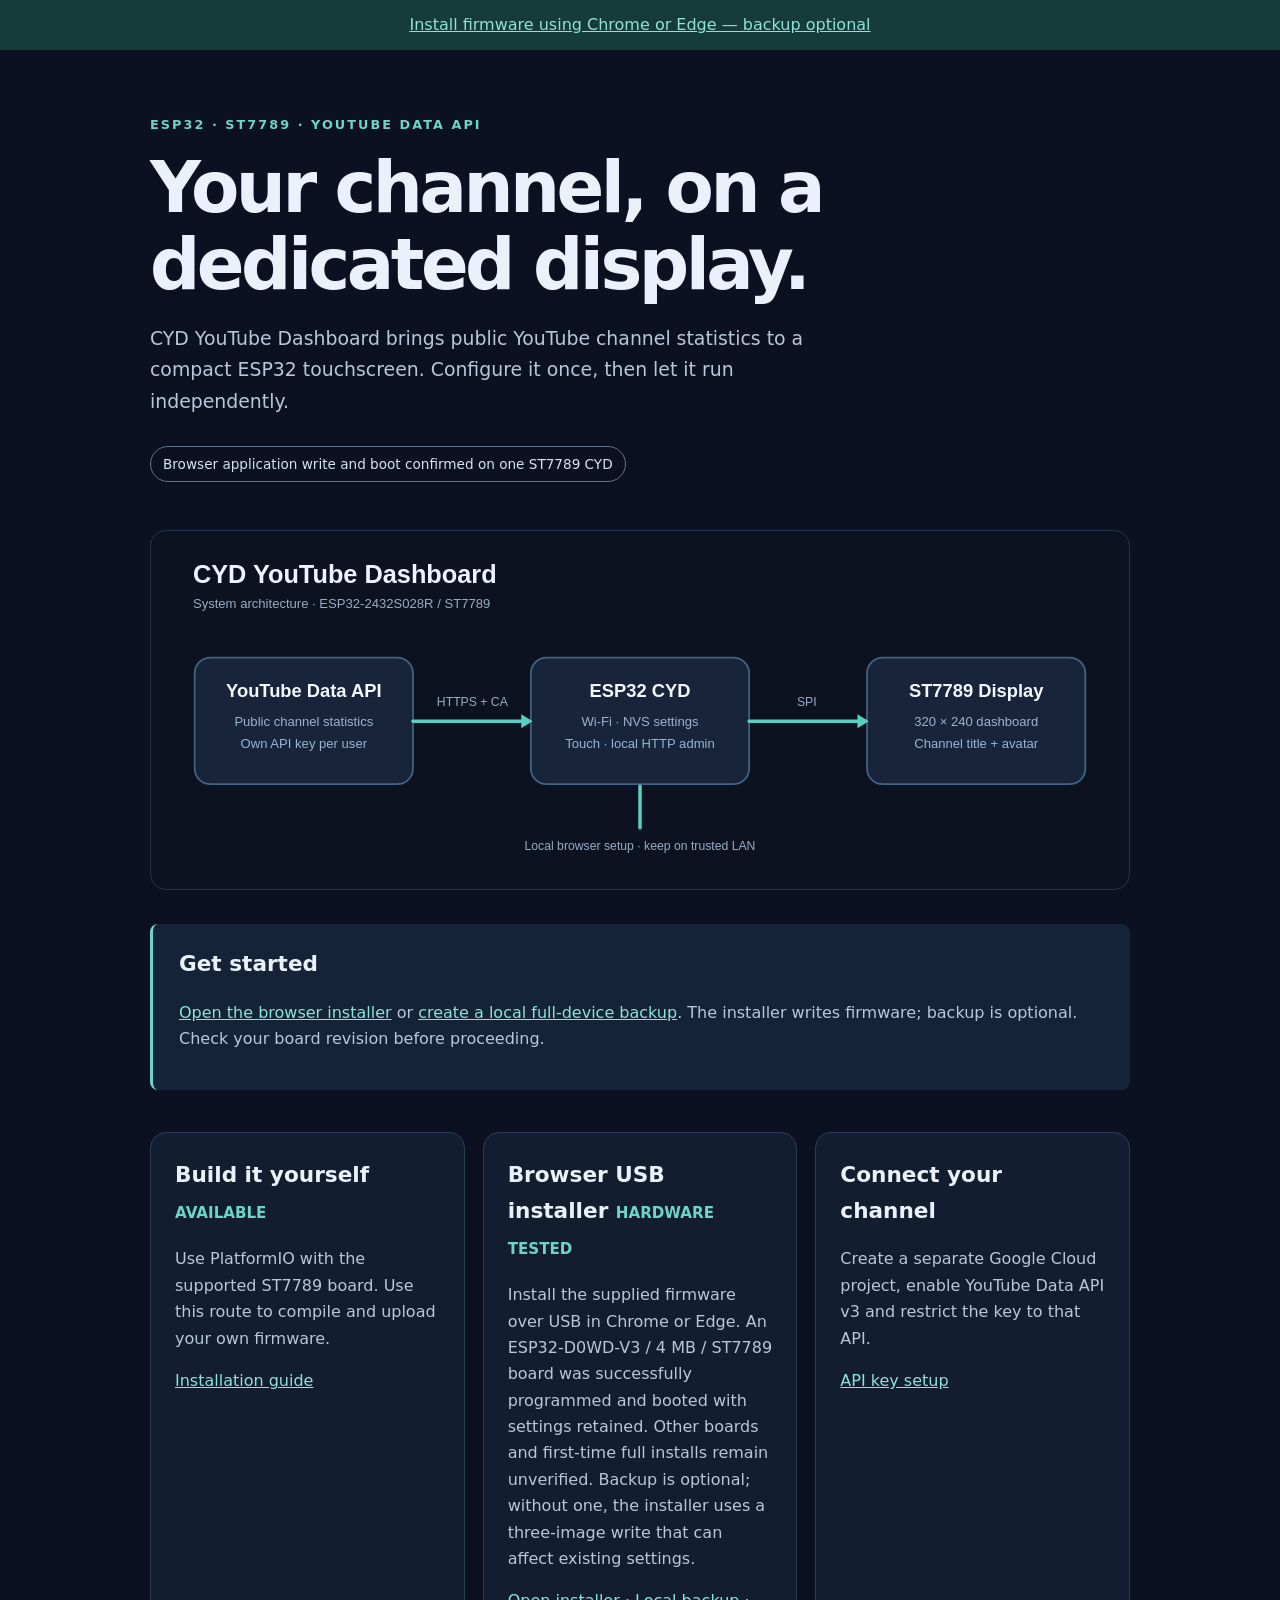
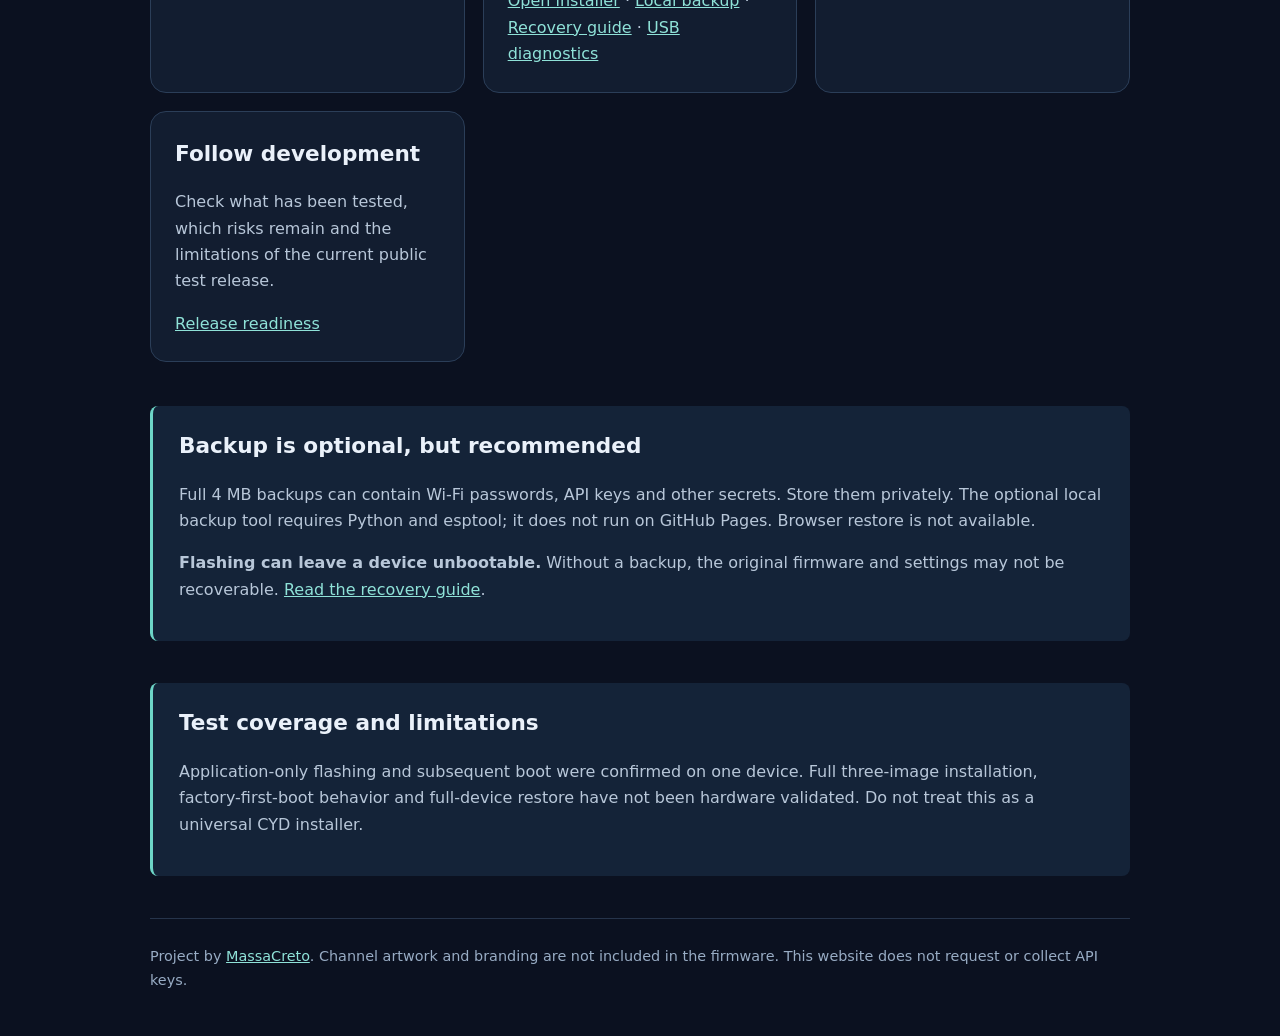
<file: installer-web/index.html>
<!doctype html>
<html lang="en">
<head>
  <meta charset="utf-8">
  <meta name="viewport" content="width=device-width, initial-scale=1">
  <meta name="referrer" content="no-referrer">
  <meta http-equiv="Content-Security-Policy" content="default-src 'none'; style-src 'unsafe-inline'; img-src 'self'; base-uri 'none'; form-action 'none'">
  <meta name="description" content="Documentation and installation status for the CYD YouTube Dashboard firmware.">
  <title>CYD YouTube Dashboard — ESP32 channel statistics display</title>
  <style>
    :root { color-scheme: dark; font-family: system-ui, -apple-system, Segoe UI, sans-serif; }
    * { box-sizing: border-box; }
    body { margin: 0; color: #eaf1fa; background: #0b1120; line-height: 1.65; }
    a { color: #8fe2d8; }
    a:hover { color: #c4fff5; }
    .wrap { width: min(100% - 40px, 980px); margin: 0 auto; }
    header { padding: 64px 0 28px; }
    .eyebrow { color: #6dd5c7; font-size: .8rem; font-weight: 750; letter-spacing: .16em; text-transform: uppercase; }
    h1 { max-width: 780px; margin: 14px 0 16px; font-size: clamp(2.4rem, 6vw, 4.4rem); letter-spacing: -.05em; line-height: 1.1; }
    h2 { margin-top: 0; font-size: 1.35rem; }
    p { color: #b8c7d9; }
    .lead { max-width: 700px; font-size: 1.18rem; }
    .status { display: inline-block; margin-top: 10px; padding: 6px 12px; border: 1px solid #64748b; border-radius: 999px; color: #d7e3f0; font-size: .85rem; }
    .diagram { display: block; width: 100%; margin: 20px 0 34px; border-radius: 16px; border: 1px solid #24344e; }
    .grid { display: grid; grid-template-columns: repeat(auto-fit, minmax(270px, 1fr)); gap: 18px; margin-bottom: 44px; }
    .card { padding: 24px; border: 1px solid #2b3e58; border-radius: 16px; background: #121d30; }
    .card p:last-child { margin-bottom: 0; }
    .notice { padding: 22px 26px; border-left: 3px solid #6dd5c7; background: #142338; border-radius: 8px; margin-bottom: 42px; }
    footer { padding: 26px 0 44px; border-top: 1px solid #26344b; font-size: .9rem; color: #98acc4; }
  </style>
</head>
<body><div style="padding:12px;text-align:center;background:#163c39"><a href="./install/">Install firmware using Chrome or Edge — backup optional</a></div>
  <main class="wrap">
    <header>
      <div class="eyebrow">ESP32 · ST7789 · YouTube Data API</div>
      <h1>Your channel, on a dedicated display.</h1>
      <p class="lead">CYD YouTube Dashboard brings public YouTube channel statistics to a compact ESP32 touchscreen. Configure it once, then let it run independently.</p>
      <span class="status">Browser application write and boot confirmed on one ST7789 CYD</span>
    </header>
    <img class="diagram" src="architecture.svg" alt="System architecture: YouTube Data API communicates with an ESP32 CYD, which drives the display and provides local browser settings">
    <section class="notice"><h2>Get started</h2><p><a href="install/">Open the browser installer</a> or <a href="local-backup/">create a local full-device backup</a>. The installer writes firmware; backup is optional. Check your board revision before proceeding.</p></section>
    <div class="grid">
      <section class="card">
        <h2>Build it yourself <small style="font-size:.7em;color:#6dd5c7">AVAILABLE</small></h2>
        <p>Use PlatformIO with the supported ST7789 board. Use this route to compile and upload your own firmware.</p>
        <p><a href="https://github.com/massa-creto/cyd-youtube-dashboard/blob/main/docs/USER_GUIDE.md">Installation guide</a></p>
      </section>
      <section class="card">
        <h2>Browser USB installer <small style="font-size:.7em;color:#6dd5c7">HARDWARE TESTED</small></h2>
        <p>Install the supplied firmware over USB in Chrome or Edge. An ESP32-D0WD-V3 / 4 MB / ST7789 board was successfully programmed and booted with settings retained. Other boards and first-time full installs remain unverified. Backup is optional; without one, the installer uses a three-image write that can affect existing settings.</p>
        <p><a href="install/">Open installer</a> · <a href="local-backup/">Local backup</a> · <a href="recovery/">Recovery guide</a> · <a href="diagnostics/">USB diagnostics</a></p>
      </section>
      <section class="card">
        <h2>Connect your channel</h2>
        <p>Create a separate Google Cloud project, enable YouTube Data API v3 and restrict the key to that API.</p>
        <p><a href="https://github.com/massa-creto/cyd-youtube-dashboard/blob/main/docs/GOOGLE_YOUTUBE_API_SETUP.md">API key setup</a></p>
      </section>
      <section class="card">
        <h2>Follow development</h2>
        <p>Check what has been tested, which risks remain and the limitations of the current public test release.</p>
        <p><a href="https://github.com/massa-creto/cyd-youtube-dashboard/blob/main/docs/PUBLIC_RELEASE_STATUS.md">Release readiness</a></p>
      </section>
    </div>
    <section class="notice" role="note">
      <h2>Backup is optional, but recommended</h2>
      <p>Full 4 MB backups can contain Wi-Fi passwords, API keys and other secrets. Store them privately. The optional local backup tool requires Python and esptool; it does not run on GitHub Pages. Browser restore is not available.</p>
      <p><strong>Flashing can leave a device unbootable.</strong> Without a backup, the original firmware and settings may not be recoverable. <a href="recovery/">Read the recovery guide</a>.</p>
    </section>
    <section class="notice"><h2>Test coverage and limitations</h2><p>Application-only flashing and subsequent boot were confirmed on one device. Full three-image installation, factory-first-boot behavior and full-device restore have not been hardware validated. Do not treat this as a universal CYD installer.</p></section>
    <footer>Project by <a href="https://www.youtube.com/@MassaCreto">MassaCreto</a>. Channel artwork and branding are not included in the firmware. This website does not request or collect API keys.</footer>
  </main>
</body>
</html>
</file>
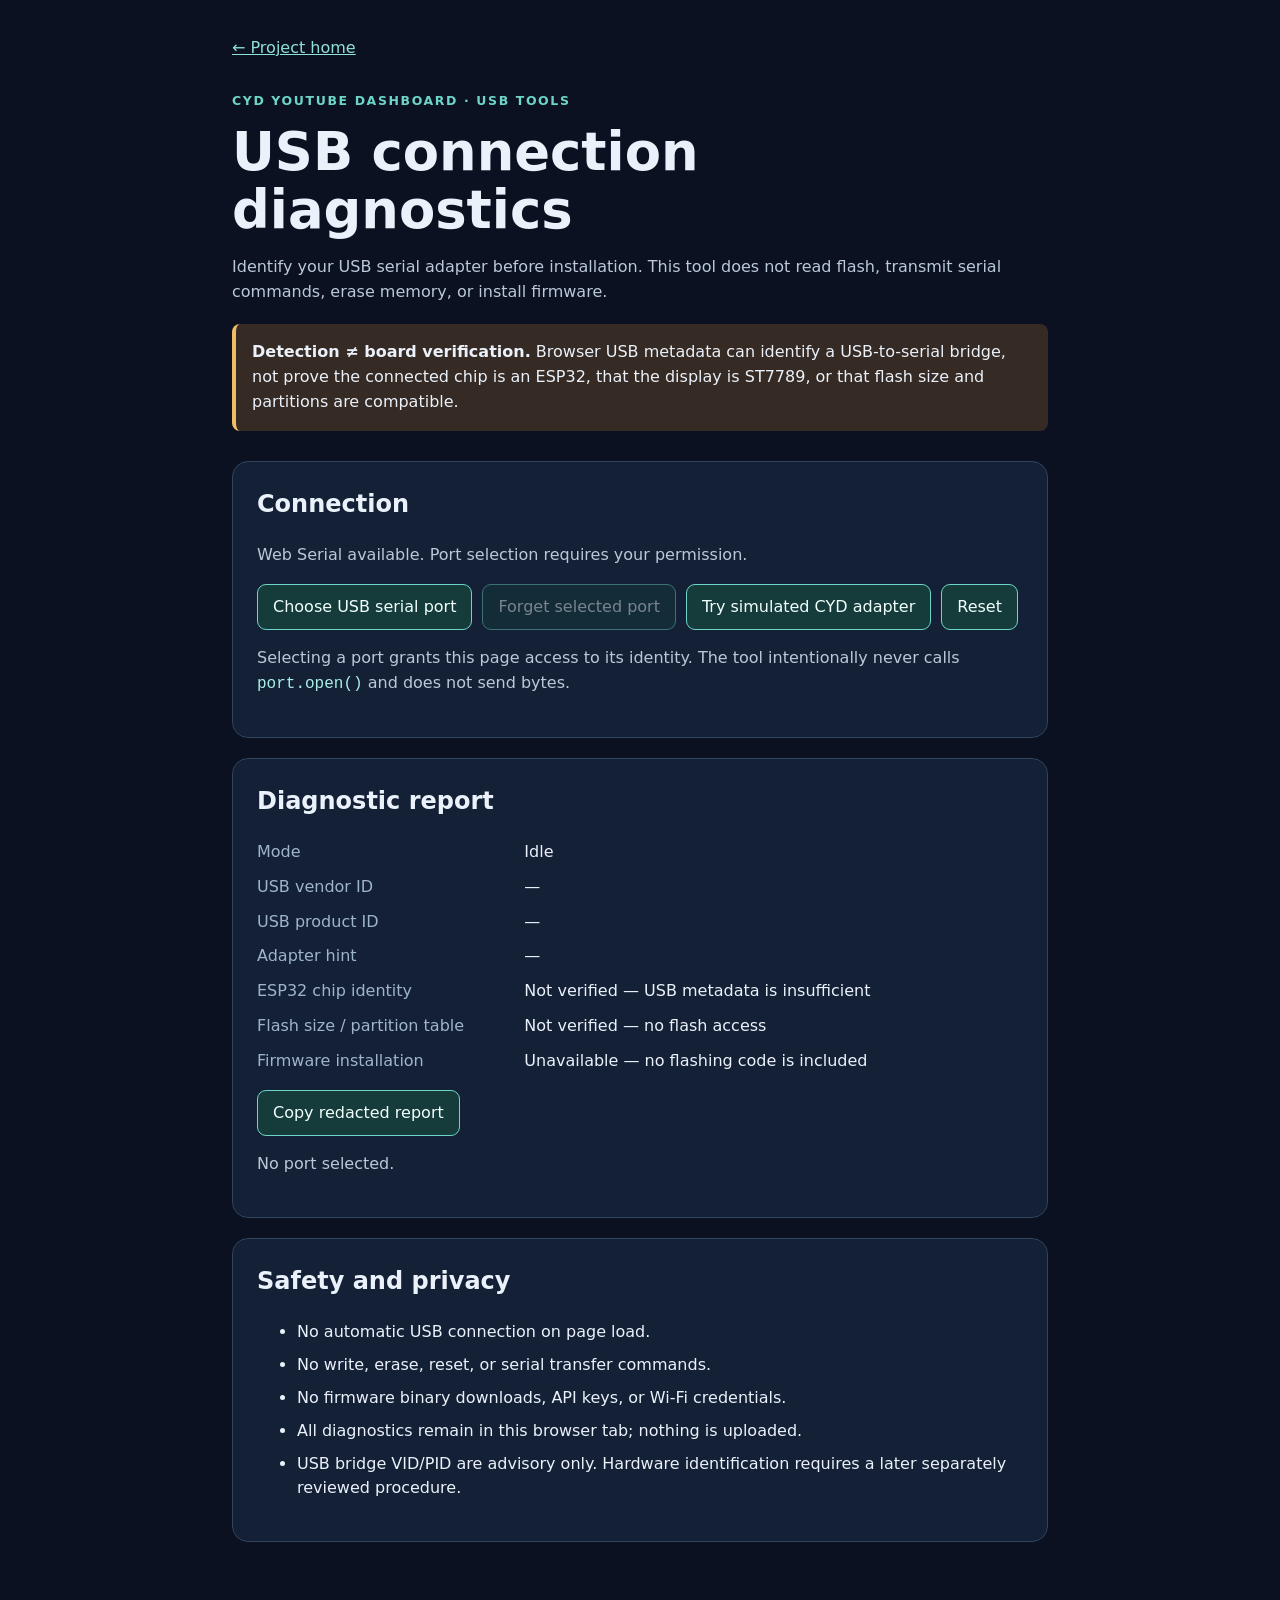
<file: installer-web/diagnostics/index.html>
<!doctype html>
<html lang="en"><head><meta charset="utf-8"><meta name="viewport" content="width=device-width,initial-scale=1"><meta http-equiv="Content-Security-Policy" content="default-src 'none'; script-src 'self'; style-src 'self'; base-uri 'none'; form-action 'none'; connect-src 'none'"><meta name="referrer" content="no-referrer"><title>CYD USB Diagnostics — Read-only</title><link rel="stylesheet" href="style.css"></head>
<body><main><a href="../">← Project home</a><header><p class="eyebrow">CYD YOUTUBE DASHBOARD · USB TOOLS</p><h1>USB connection diagnostics</h1><p>Identify your USB serial adapter before installation. This tool does not read flash, transmit serial commands, erase memory, or install firmware.</p><div class="warning" role="note"><strong>Detection ≠ board verification.</strong> Browser USB metadata can identify a USB-to-serial bridge, not prove the connected chip is an ESP32, that the display is ST7789, or that flash size and partitions are compatible.</div></header>
<section class="panel"><h2>Connection</h2><p id="support" role="status">Checking browser support…</p><div class="buttons"><button id="connect" type="button">Choose USB serial port</button><button id="disconnect" type="button" disabled>Forget selected port</button><button id="simulate" type="button">Try simulated CYD adapter</button><button id="reset" type="button">Reset</button></div><p class="muted">Selecting a port grants this page access to its identity. The tool intentionally never calls <code>port.open()</code> and does not send bytes.</p></section>
<section class="panel"><h2>Diagnostic report</h2><dl><dt>Mode</dt><dd id="mode">Idle</dd><dt>USB vendor ID</dt><dd id="vid">—</dd><dt>USB product ID</dt><dd id="pid">—</dd><dt>Adapter hint</dt><dd id="adapter">—</dd><dt>ESP32 chip identity</dt><dd id="chip">Not verified</dd><dt>Flash size / partition table</dt><dd id="flash">Not verified</dd><dt>Firmware installation</dt><dd id="install">Unavailable — hardware validation required</dd></dl><div class="buttons"><button id="copy" type="button">Copy redacted report</button></div><p id="message" role="status" aria-live="polite">No port selected.</p></section>
<section class="panel"><h2>Safety and privacy</h2><ul><li>No automatic USB connection on page load.</li><li>No write, erase, reset, or serial transfer commands.</li><li>No firmware binary downloads, API keys, or Wi-Fi credentials.</li><li>All diagnostics remain in this browser tab; nothing is uploaded.</li><li>USB bridge VID/PID are advisory only. Hardware identification requires a later separately reviewed procedure.</li></ul></section></main><script src="app.js" defer></script></body></html>
</file>
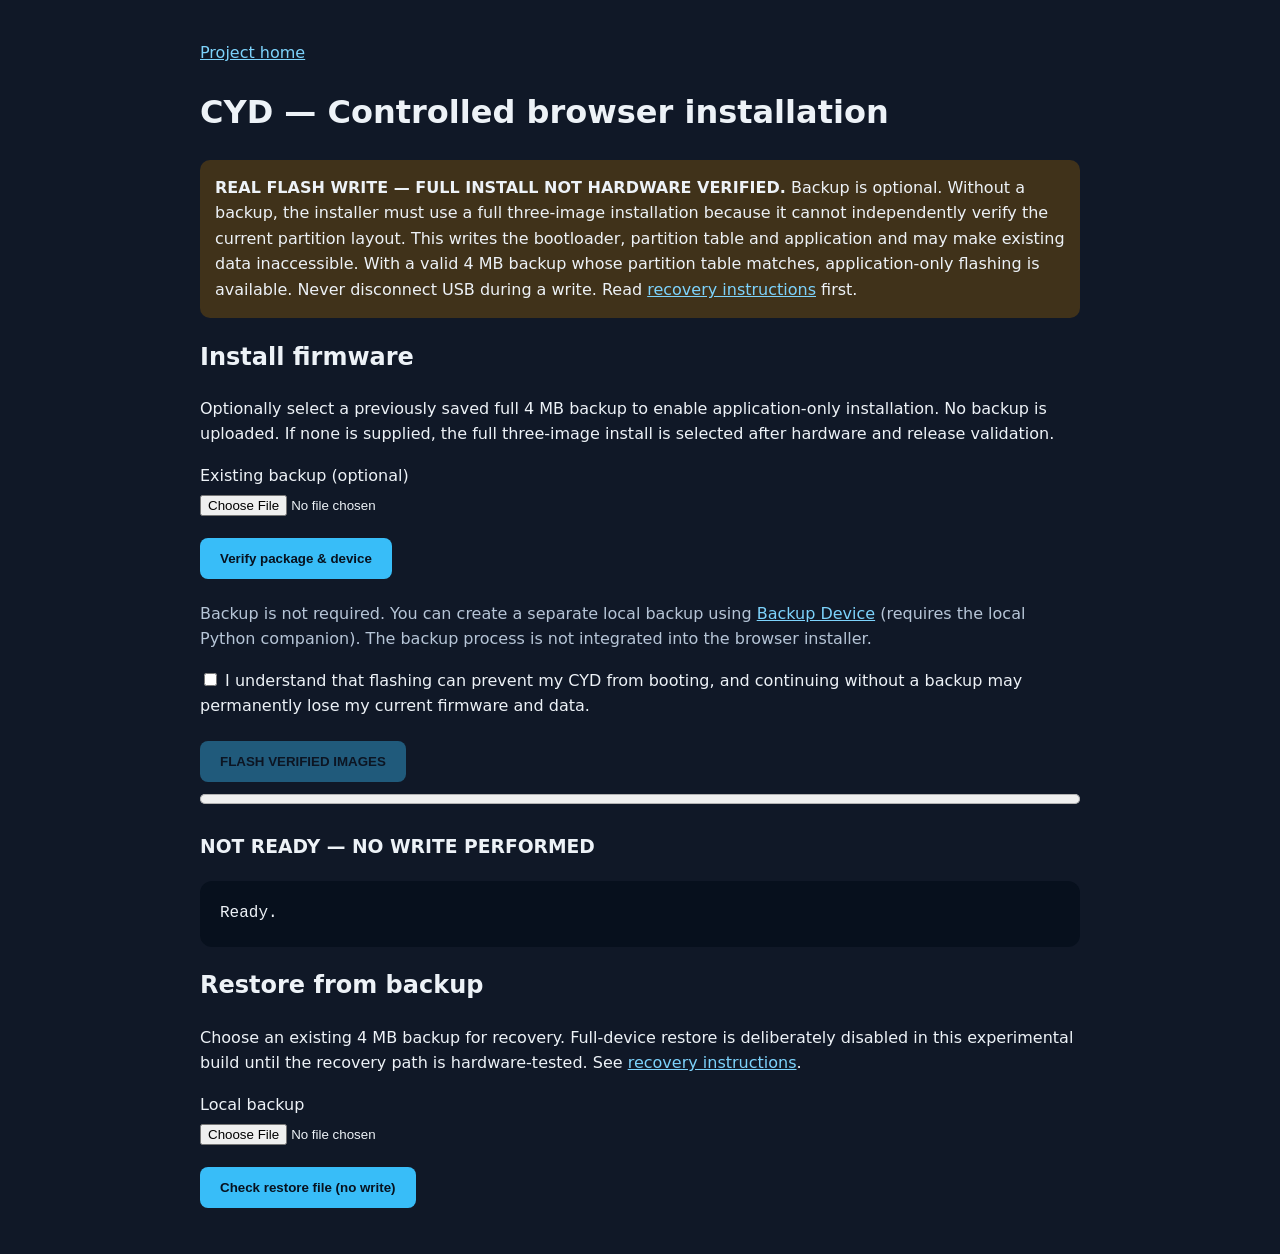
<file: installer-web/install/index.html>
<!doctype html><html lang="en"><head><meta charset="utf-8"><meta name="viewport" content="width=device-width,initial-scale=1"><title>CYD — Controlled browser installation</title><style>body{background:#101827;color:#edf2f7;font:16px system-ui;max-width:880px;margin:40px auto;padding:0 18px;line-height:1.6}button{background:#38bdf8;color:#07121f;border:0;border-radius:8px;padding:13px 20px;font-weight:700;cursor:pointer;margin:6px 8px 6px 0}button:disabled{opacity:.4;cursor:not-allowed}pre{background:#07101d;padding:20px;border-radius:12px;white-space:pre-wrap;overflow-wrap:anywhere}aside{background:#40321a;padding:15px;border-radius:10px}a{color:#7dd3fc}label{display:block;margin:16px 0}input[type=file]{display:block;margin-top:6px}progress{width:100%;height:20px}strong{color:#7dd3fc} .muted{color:#b6c5d7}</style></head><body><a href="../">Project home</a><h1>CYD — Controlled browser installation</h1><aside><b>REAL FLASH WRITE — FULL INSTALL NOT HARDWARE VERIFIED.</b> Backup is optional. Without a backup, the installer must use a full three-image installation because it cannot independently verify the current partition layout. This writes the bootloader, partition table and application and may make existing data inaccessible. With a valid 4 MB backup whose partition table matches, application-only flashing is available. Never disconnect USB during a write. Read <a href="../recovery/">recovery instructions</a> first.</aside>
<h2>Install firmware</h2><p>Optionally select a previously saved full 4 MB backup to enable application-only installation. No backup is uploaded. If none is supplied, the full three-image install is selected after hardware and release validation.</p>
<label>Existing backup (optional) <input id="existingBackup" type="file" accept=".bin,application/octet-stream"></label>
<button id="verify">Verify package &amp; device</button>
<p class="muted">Backup is not required. You can create a separate local backup using <a href="../local-backup/">Backup Device</a> (requires the local Python companion). The backup process is not integrated into the browser installer.</p>
<label><input type="checkbox" id="ack"> I understand that flashing can prevent my CYD from booting, and continuing without a backup may permanently lose my current firmware and data.</label>
<button id="flash" disabled>FLASH VERIFIED IMAGES</button>
<progress id="progress" max="100" value="0"></progress><h3 id="status">NOT READY — NO WRITE PERFORMED</h3><pre id="log">Ready.</pre>
<h2>Restore from backup</h2><p>Choose an existing 4 MB backup for recovery. Full-device restore is deliberately disabled in this experimental build until the recovery path is hardware-tested. See <a href="../recovery/">recovery instructions</a>.</p><label>Local backup <input id="restoreFile" type="file" accept=".bin,application/octet-stream"></label><button id="restore">Check restore file (no write)</button><script type="module" src="./app.mjs"></script></body></html>
</file>
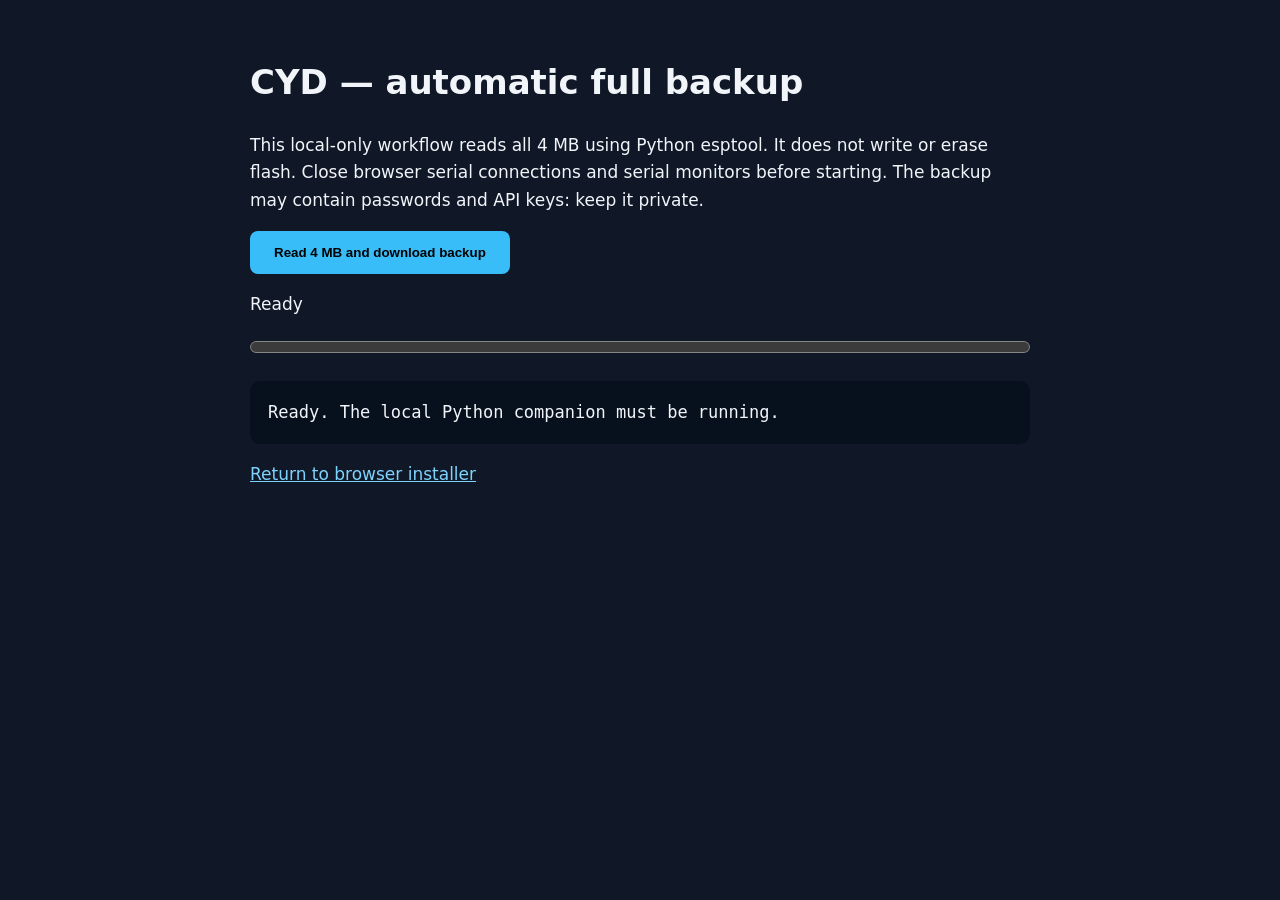
<file: installer-web/local-backup/index.html>
<!doctype html>
<html lang="en"><head><meta charset="utf-8"><meta name="viewport" content="width=device-width,initial-scale=1"><title>CYD Local Backup</title>
<style>body{background:#101827;color:#f1f5f9;font:17px system-ui;max-width:780px;margin:55px auto;padding:0 20px;line-height:1.6}button{padding:14px 24px;background:#38bdf8;border:0;border-radius:8px;font-weight:700;cursor:pointer}button:disabled{opacity:.5;cursor:wait}pre{white-space:pre-wrap;overflow-wrap:anywhere;background:#07101d;padding:18px;border-radius:10px}a{color:#7dd3fc}progress{width:100%;height:24px;accent-color:#38bdf8}.sub{color:#a7b5c7}</style></head>
<body><h1>CYD — automatic full backup</h1><p>This local-only workflow reads all 4 MB using Python esptool. It does not write or erase flash. Close browser serial connections and serial monitors before starting. The backup may contain passwords and API keys: keep it private.</p>
<button id="go">Read 4 MB and download backup</button><p id="percent" aria-live="polite">Ready</p><progress id="progress" max="100" value="0"></progress><p class="sub" id="elapsed"></p><pre id="status">Ready. The local Python companion must be running.</pre><p><a href="../install/">Return to browser installer</a></p>
<script type="module">
const button=document.querySelector('#go'),status=document.querySelector('#status'),bar=document.querySelector('#progress'),percent=document.querySelector('#percent'),elapsed=document.querySelector('#elapsed');
const sleep=ms=>new Promise(resolve=>setTimeout(resolve,ms));
const save=(name,blob)=>{const url=URL.createObjectURL(blob),a=document.createElement('a');a.href=url;a.download=name;a.click();setTimeout(()=>URL.revokeObjectURL(url),60000)};
async function getJSON(url,options){const r=await fetch(url,{cache:'no-store',...options});const data=await r.json();if(!r.ok)throw Error(data.error||`HTTP ${r.status}`);return data;}
button.onclick=async()=>{button.disabled=true;bar.value=0;percent.textContent='Starting...';status.textContent='Starting read-only backup. Keep USB connected.';try{
  const started=await getJSON('/local-api/backup/start',{method:'POST'});
  let result;
  while(true){await sleep(1000);result=await getJSON('/local-api/backup/status');if(result.id!==started.id)throw Error('Backup session changed');bar.value=result.percent||0;percent.textContent=`${result.percent||0}% — ${result.state}`;elapsed.textContent=`Elapsed: ${result.elapsed_seconds}s`;status.textContent=result.message||result.state;if(result.state==='done')break;if(result.state==='error')throw Error(result.message||'Backup failed');}
  status.textContent='Reading completed. Downloading and checking SHA-256...';
  const r=await fetch('/local-api/backup/download',{cache:'no-store'});if(!r.ok)throw Error('Download failed: HTTP '+r.status);
  const bytes=new Uint8Array(await r.arrayBuffer());if(bytes.length!==4194304)throw Error('Incomplete backup: '+bytes.length+' bytes');
  const digest=Array.from(new Uint8Array(await crypto.subtle.digest('SHA-256',bytes))).map(x=>x.toString(16).padStart(2,'0')).join('');
  if(r.headers.get('X-Backup-SHA256')!==digest||result.sha256!==digest)throw Error('Backup SHA-256 mismatch');
  save('cyd-full-backup.bin',new Blob([bytes]));save('cyd-full-backup.sha256.txt',new Blob([digest+'  cyd-full-backup.bin\n'],{type:'text/plain'}));
  status.textContent='BACKUP READY: 4194304 bytes. SHA-256: '+digest+'\nConfirm both files are saved in Downloads. Browser downloads may require permission.';
}catch(e){status.textContent='BACKUP FAILED: '+e.message+'\nNo flash write was requested.';percent.textContent='Failed';}finally{button.disabled=false;}};
</script></body></html>
</file>
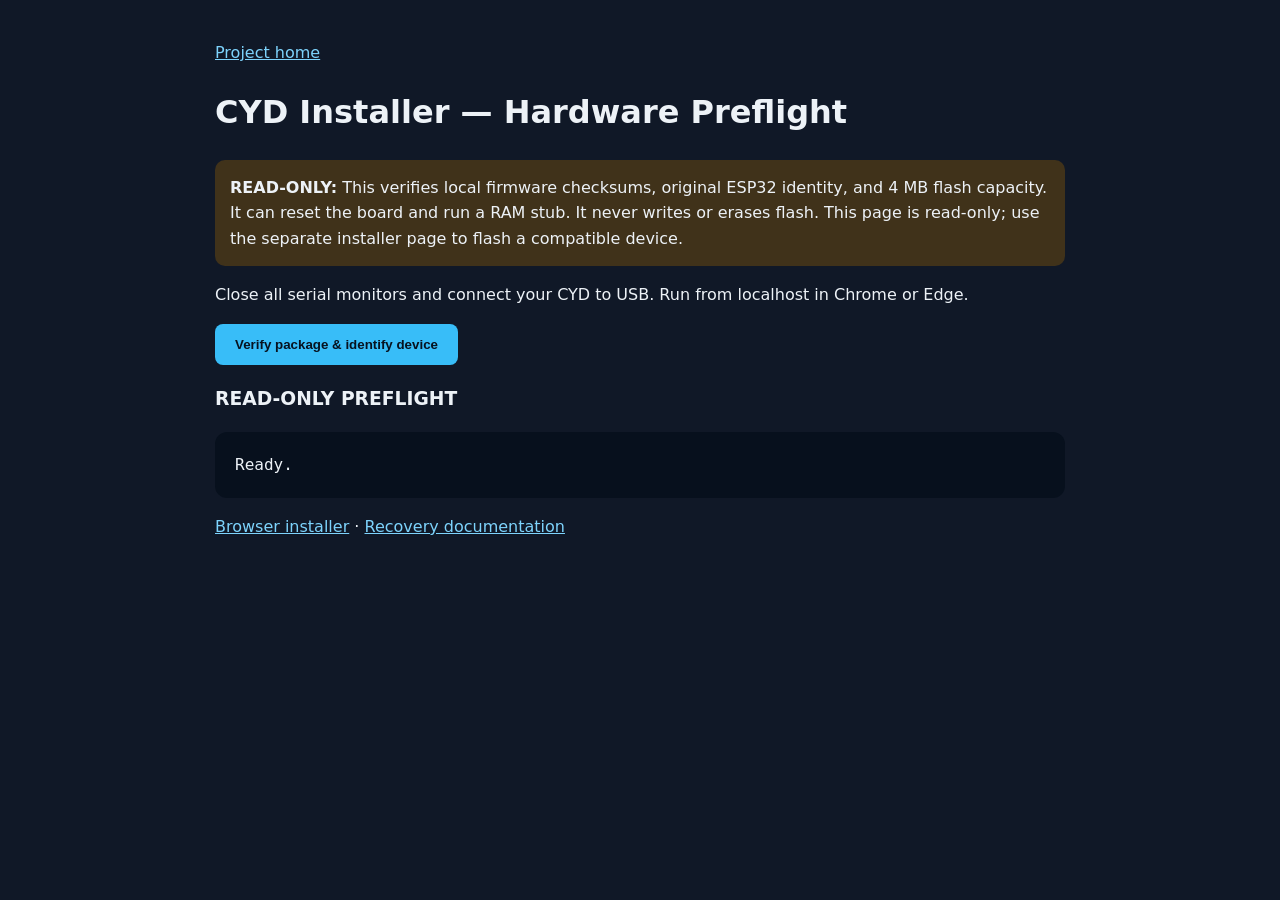
<file: installer-web/preflight/index.html>
<!doctype html><html lang="en"><head><meta charset="utf-8"><meta name="viewport" content="width=device-width,initial-scale=1"><title>CYD Installer — Hardware Preflight</title><style>body{background:#101827;color:#edf2f7;font:16px system-ui;max-width:850px;margin:40px auto;padding:0 18px;line-height:1.6}button{background:#38bdf8;color:#07121f;border:0;border-radius:8px;padding:13px 20px;font-weight:700;cursor:pointer}button:disabled{opacity:.5}pre{background:#07101d;padding:20px;border-radius:12px;white-space:pre-wrap;overflow-wrap:anywhere}aside{background:#40321a;padding:15px;border-radius:10px}a{color:#7dd3fc}</style></head><body><a href="../">Project home</a><h1>CYD Installer — Hardware Preflight</h1><aside><b>READ-ONLY:</b> This verifies local firmware checksums, original ESP32 identity, and 4 MB flash capacity. It can reset the board and run a RAM stub. It never writes or erases flash. This page is read-only; use the separate installer page to flash a compatible device.</aside><p>Close all serial monitors and connect your CYD to USB. Run from localhost in Chrome or Edge.</p><button id="run">Verify package &amp; identify device</button><h3 id="result">READ-ONLY PREFLIGHT</h3><pre id="log">Ready.</pre><p><a href="../install/">Browser installer</a> · <a href="../recovery/">Recovery documentation</a></p><script type="module" src="./app.mjs"></script></body></html>
</file>
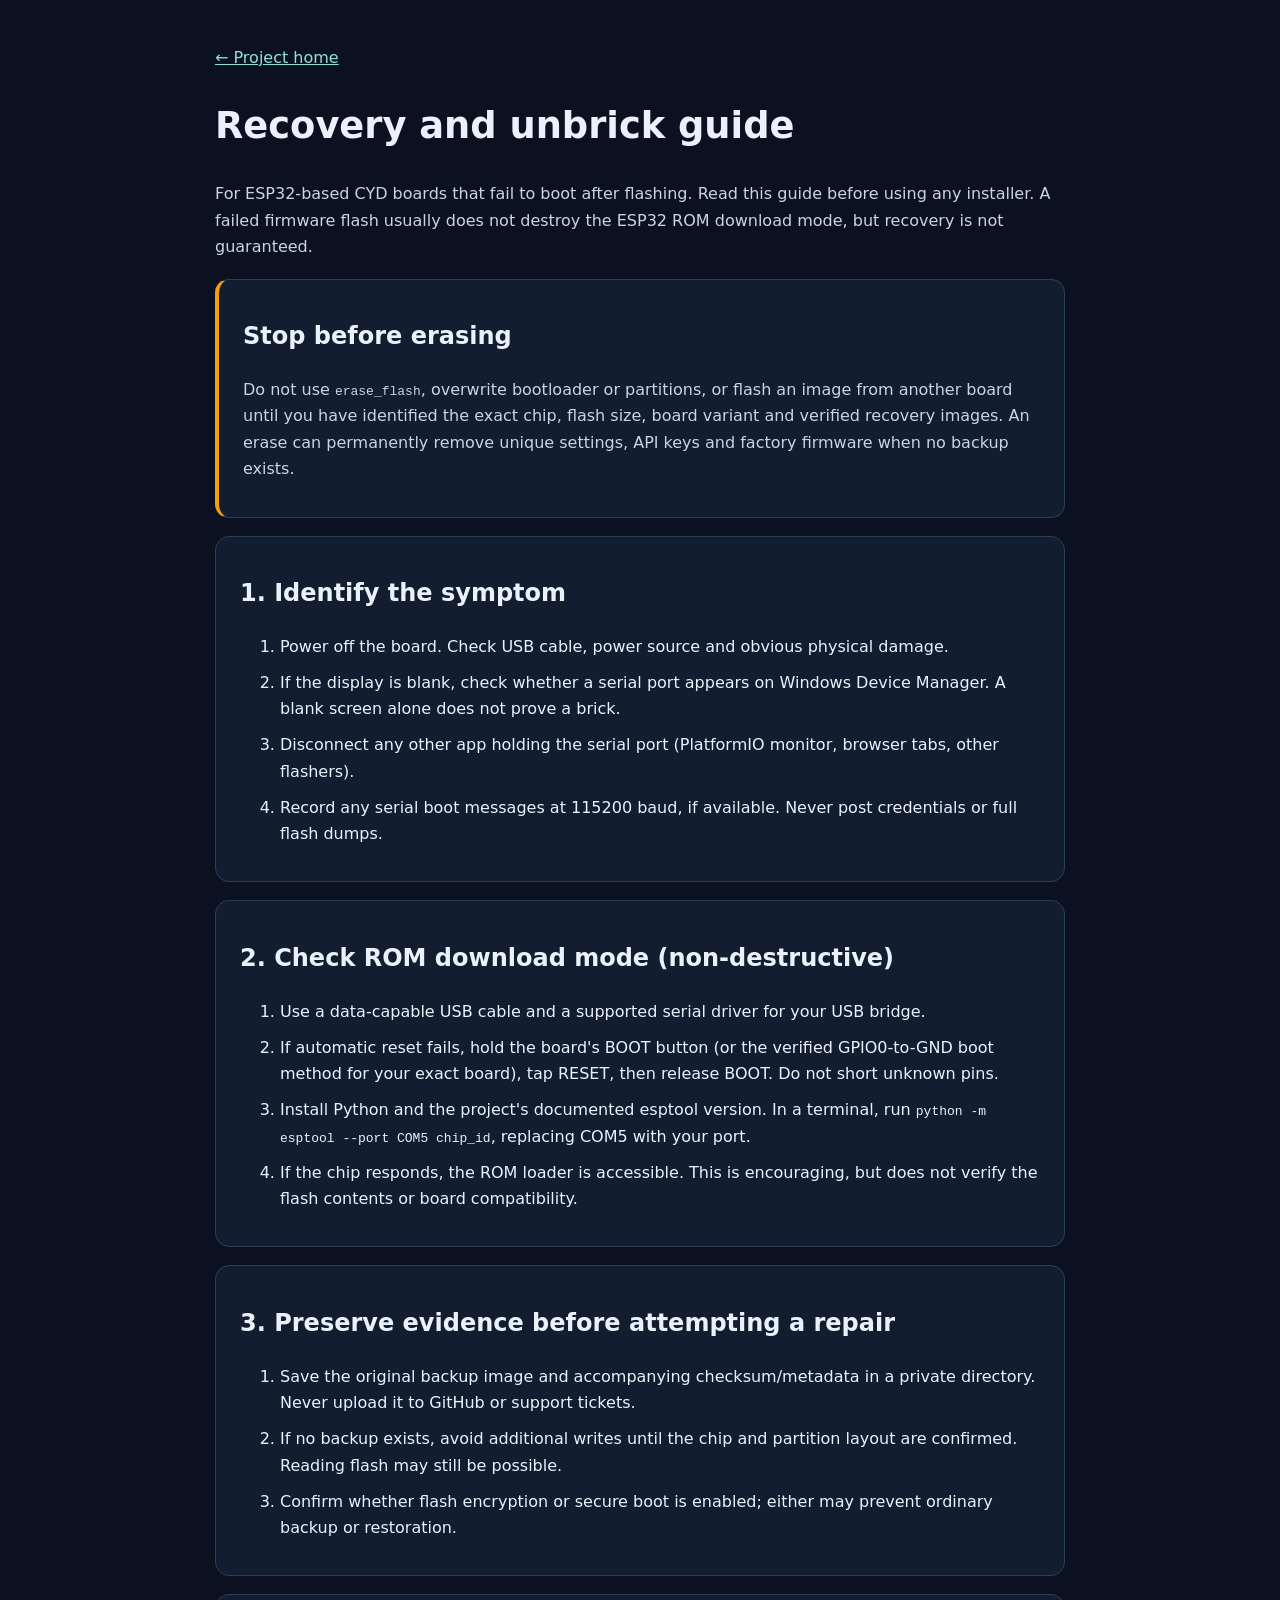
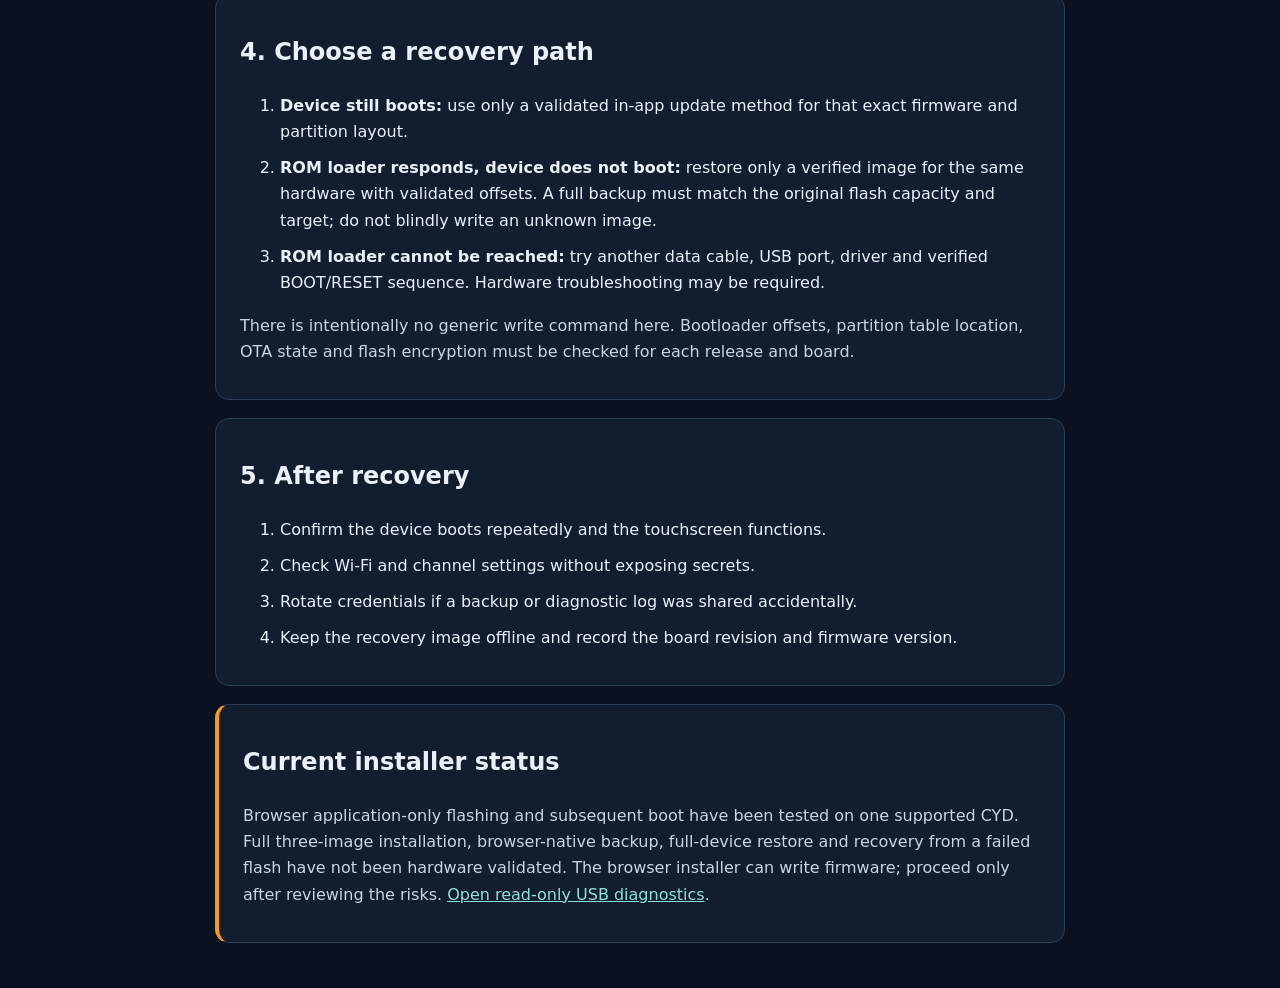
<file: installer-web/recovery/index.html>
<!doctype html>
<html lang="en"><head><meta charset="utf-8"><meta name="viewport" content="width=device-width, initial-scale=1"><meta name="referrer" content="no-referrer"><meta http-equiv="Content-Security-Policy" content="default-src 'none'; style-src 'unsafe-inline'; base-uri 'none'; form-action 'none'"><title>CYD Recovery and Unbrick Guide</title><style>:root{color-scheme:dark;font-family:system-ui,sans-serif}body{background:#0b1120;color:#eaf1fa;line-height:1.65;margin:0}main{max-width:850px;margin:45px auto;padding:0 24px}a{color:#8fe2d8}h1{font-size:2.3rem}section{background:#121d30;border:1px solid #2b3e58;border-radius:14px;padding:18px 24px;margin:18px 0}.warning{border-left:4px solid #f59e0b}code{overflow-wrap:anywhere}li{margin:.6rem 0}p{color:#c7d5e5}</style></head><body><main><a href="../">← Project home</a><h1>Recovery and unbrick guide</h1><p>For ESP32-based CYD boards that fail to boot after flashing. Read this guide before using any installer. A failed firmware flash usually does not destroy the ESP32 ROM download mode, but recovery is not guaranteed.</p>
<section class="warning"><h2>Stop before erasing</h2><p>Do not use <code>erase_flash</code>, overwrite bootloader or partitions, or flash an image from another board until you have identified the exact chip, flash size, board variant and verified recovery images. An erase can permanently remove unique settings, API keys and factory firmware when no backup exists.</p></section>
<section><h2>1. Identify the symptom</h2><ol><li>Power off the board. Check USB cable, power source and obvious physical damage.</li><li>If the display is blank, check whether a serial port appears on Windows Device Manager. A blank screen alone does not prove a brick.</li><li>Disconnect any other app holding the serial port (PlatformIO monitor, browser tabs, other flashers).</li><li>Record any serial boot messages at 115200 baud, if available. Never post credentials or full flash dumps.</li></ol></section>
<section><h2>2. Check ROM download mode (non-destructive)</h2><ol><li>Use a data-capable USB cable and a supported serial driver for your USB bridge.</li><li>If automatic reset fails, hold the board's BOOT button (or the verified GPIO0-to-GND boot method for your exact board), tap RESET, then release BOOT. Do not short unknown pins.</li><li>Install Python and the project's documented esptool version. In a terminal, run <code>python -m esptool --port COM5 chip_id</code>, replacing COM5 with your port.</li><li>If the chip responds, the ROM loader is accessible. This is encouraging, but does not verify the flash contents or board compatibility.</li></ol></section>
<section><h2>3. Preserve evidence before attempting a repair</h2><ol><li>Save the original backup image and accompanying checksum/metadata in a private directory. Never upload it to GitHub or support tickets.</li><li>If no backup exists, avoid additional writes until the chip and partition layout are confirmed. Reading flash may still be possible.</li><li>Confirm whether flash encryption or secure boot is enabled; either may prevent ordinary backup or restoration.</li></ol></section>
<section><h2>4. Choose a recovery path</h2><ol><li><strong>Device still boots:</strong> use only a validated in-app update method for that exact firmware and partition layout.</li><li><strong>ROM loader responds, device does not boot:</strong> restore only a verified image for the same hardware with validated offsets. A full backup must match the original flash capacity and target; do not blindly write an unknown image.</li><li><strong>ROM loader cannot be reached:</strong> try another data cable, USB port, driver and verified BOOT/RESET sequence. Hardware troubleshooting may be required.</li></ol><p>There is intentionally no generic write command here. Bootloader offsets, partition table location, OTA state and flash encryption must be checked for each release and board.</p></section>
<section><h2>5. After recovery</h2><ol><li>Confirm the device boots repeatedly and the touchscreen functions.</li><li>Check Wi-Fi and channel settings without exposing secrets.</li><li>Rotate credentials if a backup or diagnostic log was shared accidentally.</li><li>Keep the recovery image offline and record the board revision and firmware version.</li></ol></section>
<section class="warning"><h2>Current installer status</h2><p>Browser application-only flashing and subsequent boot have been tested on one supported CYD. Full three-image installation, browser-native backup, full-device restore and recovery from a failed flash have not been hardware validated. The browser installer can write firmware; proceed only after reviewing the risks. <a href="../diagnostics/">Open read-only USB diagnostics</a>.</p></section></main></body></html>
</file>
<file: installer-web/diagnostics/style.css>
:root{color-scheme:dark;font:16px/1.55 system-ui,sans-serif}*{box-sizing:border-box}body{margin:0;background:#0b1120;color:#eaf1fa}main{max-width:860px;margin:auto;padding:36px 22px 72px}a{color:#8fe2d8}header{margin:30px 0}h1{font-size:clamp(2rem,5vw,3.3rem);line-height:1.1;margin:8px 0}h2{margin-top:0}.eyebrow{font-size:.78rem;letter-spacing:.13em;color:#6dd5c7;font-weight:700}p,.muted{color:#bac8d9}.panel{border:1px solid #30445e;border-radius:16px;background:#142036;padding:24px;margin:20px 0}.warning{border-left:4px solid #f2bb65;background:#352a24;border-radius:8px;padding:16px;margin:20px 0}.buttons{display:flex;flex-wrap:wrap;gap:10px}button{border:1px solid #6dd5c7;background:#153b3a;color:#f0fffc;border-radius:9px;padding:10px 15px;font:inherit;cursor:pointer}button:hover{background:#20534f}button:disabled{opacity:.45;cursor:not-allowed}dl{display:grid;grid-template-columns:minmax(120px,1fr) minmax(130px,2fr);gap:10px 18px}dt{color:#9eb5c9}dd{margin:0;overflow-wrap:anywhere}code{color:#a9f0e6}li{margin:8px 0}@media(max-width:500px){dl{grid-template-columns:1fr}dd{margin-bottom:8px}}
</file>
